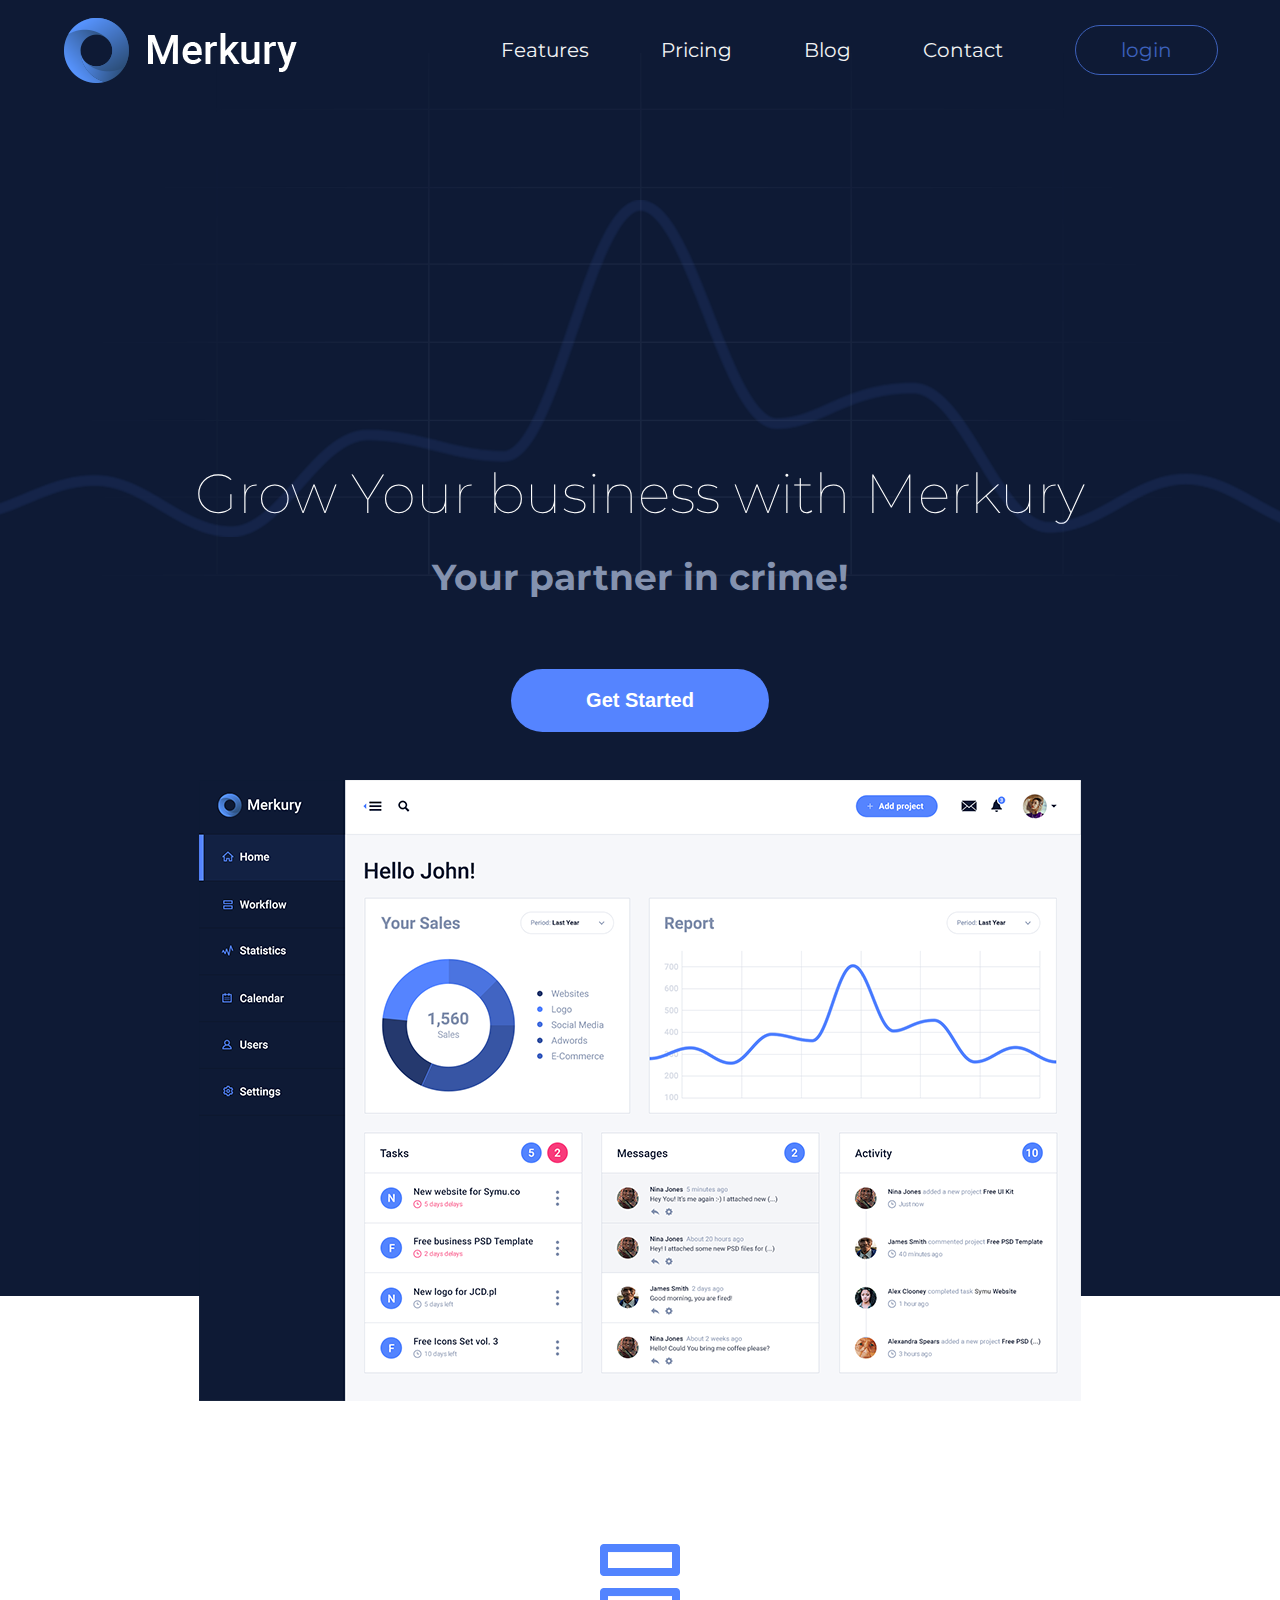
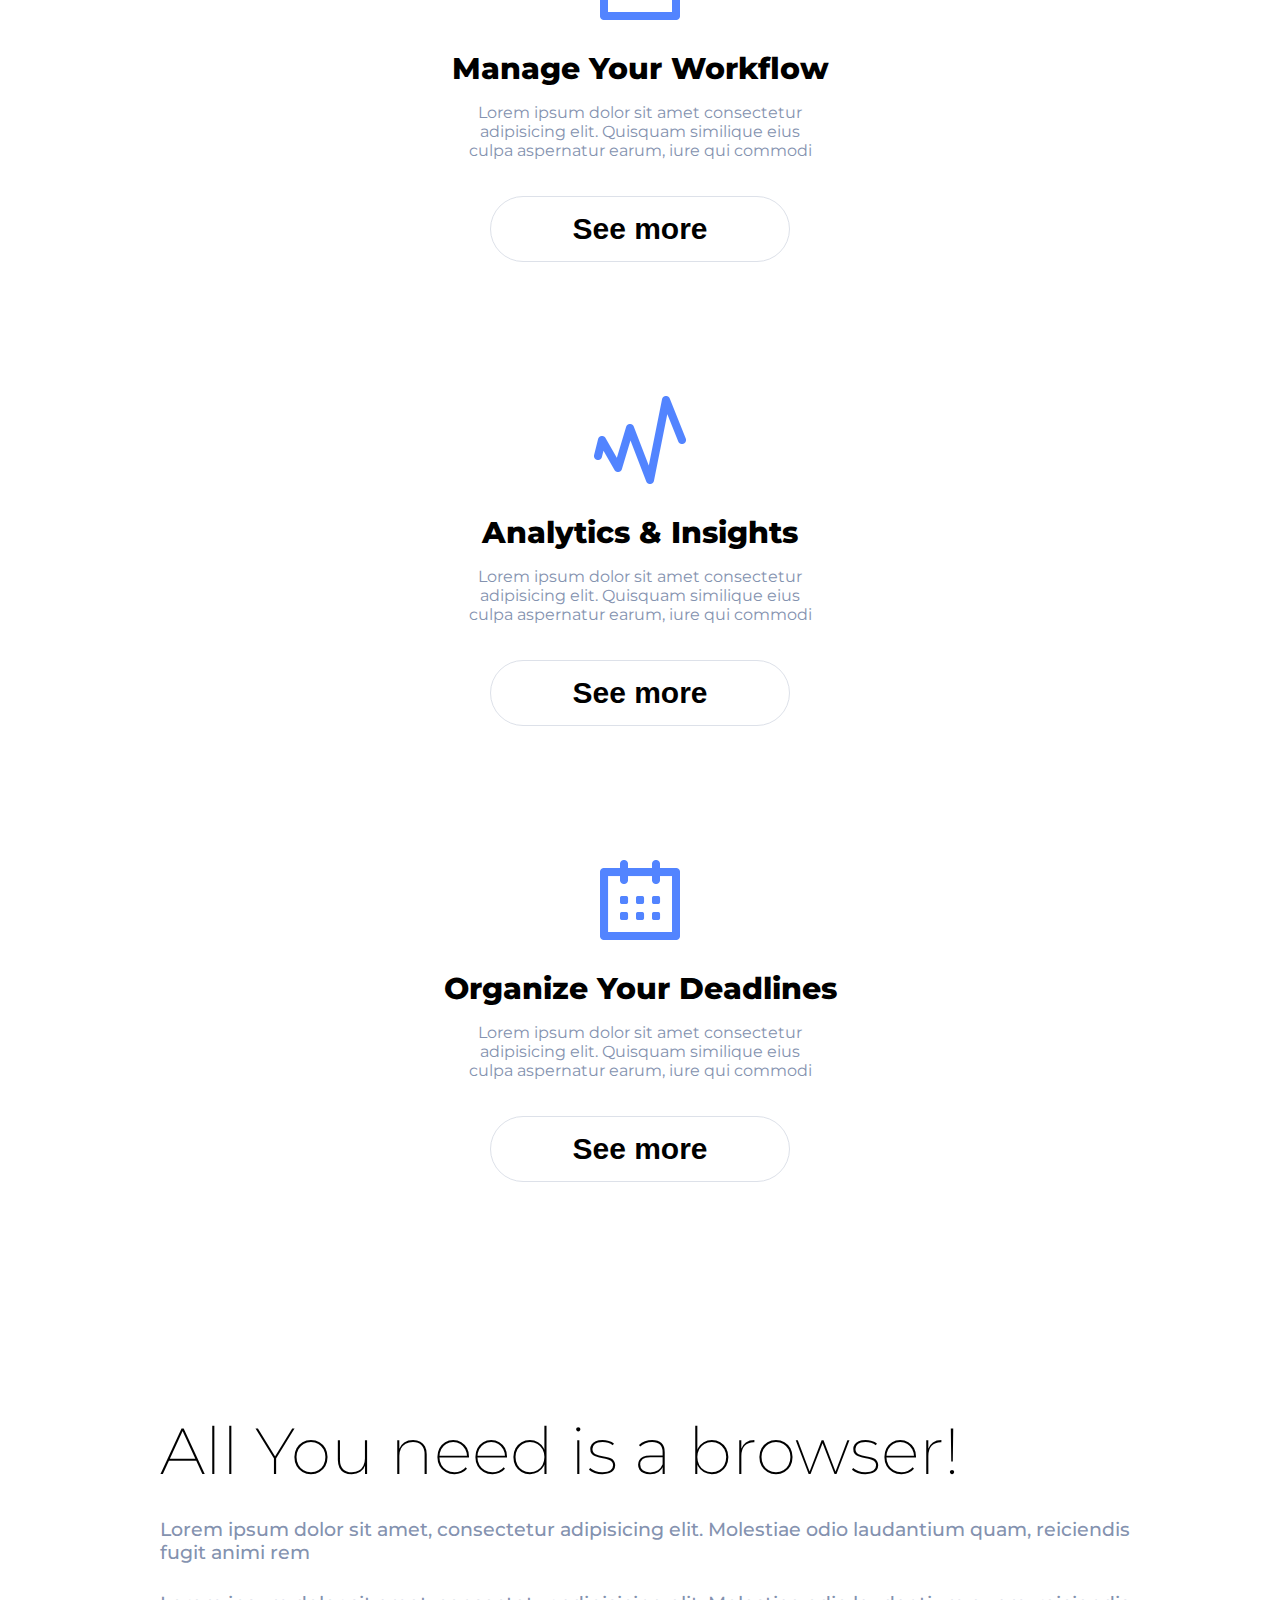
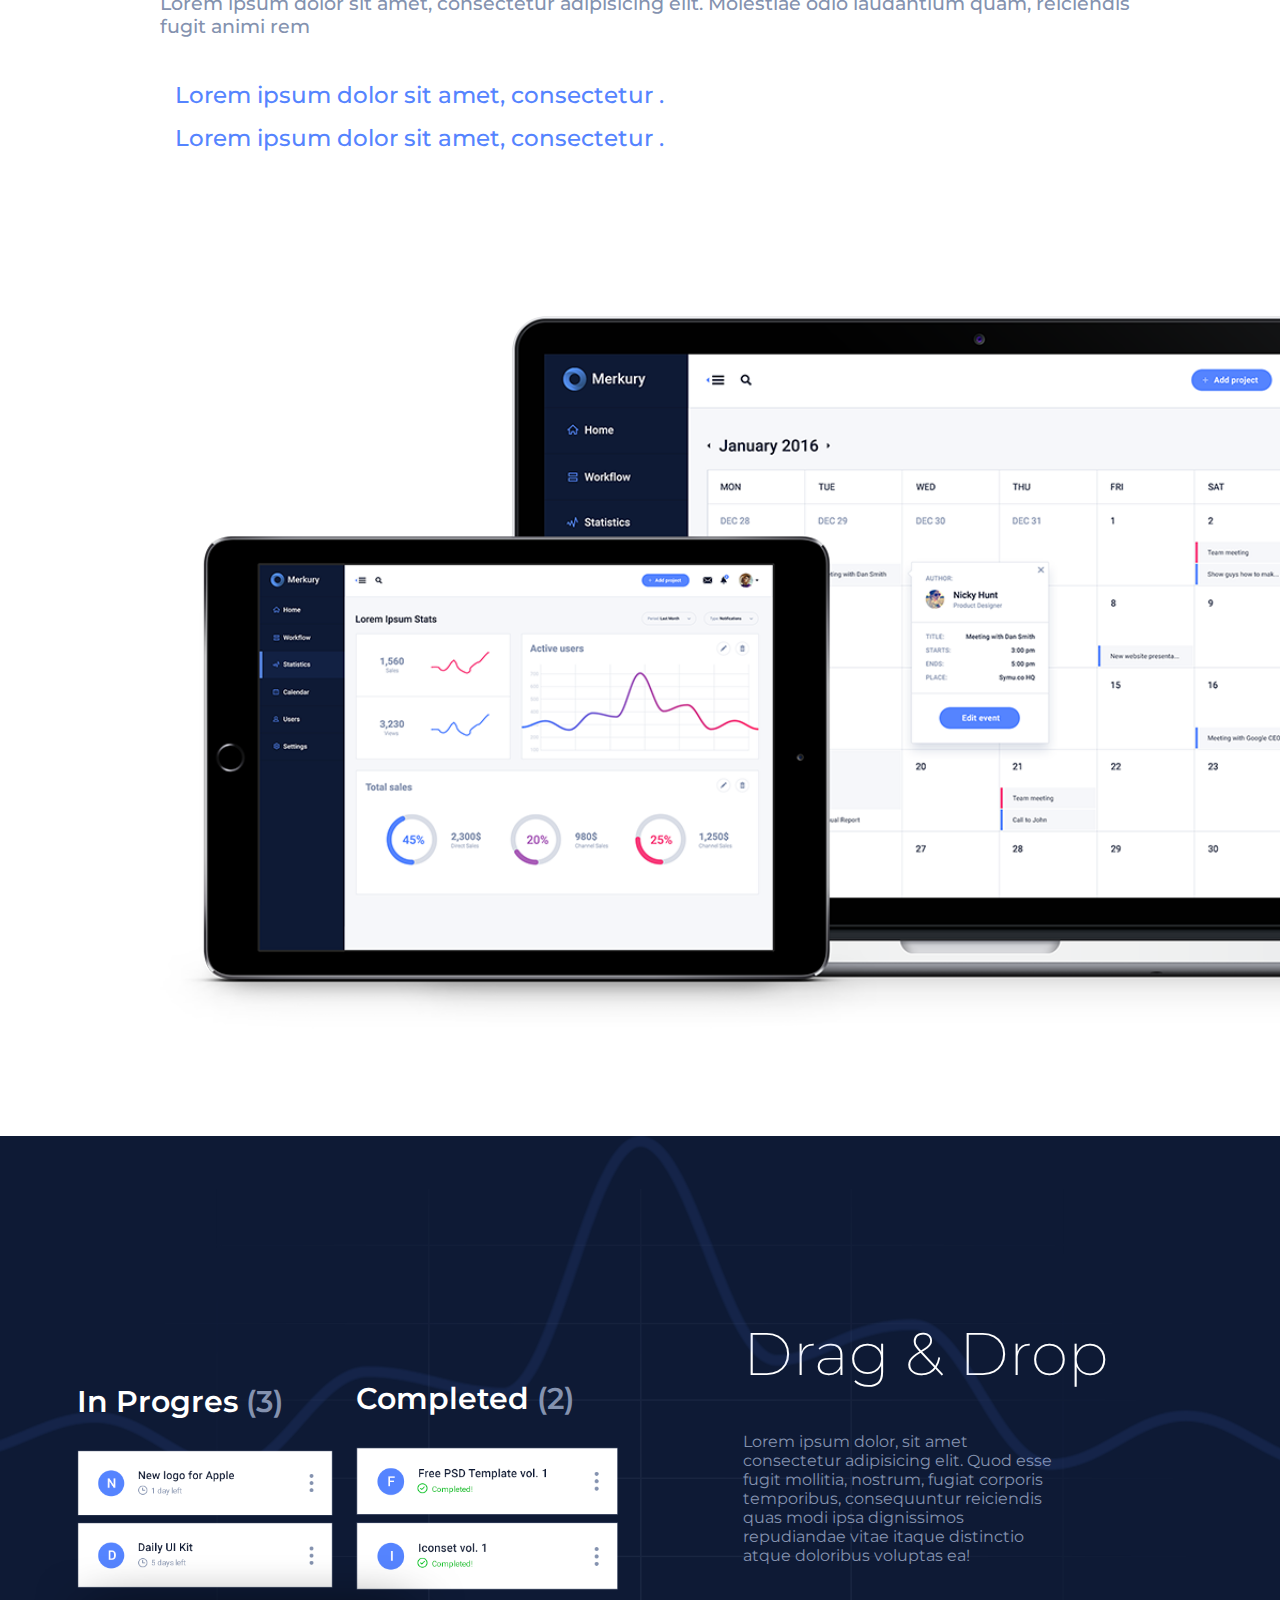
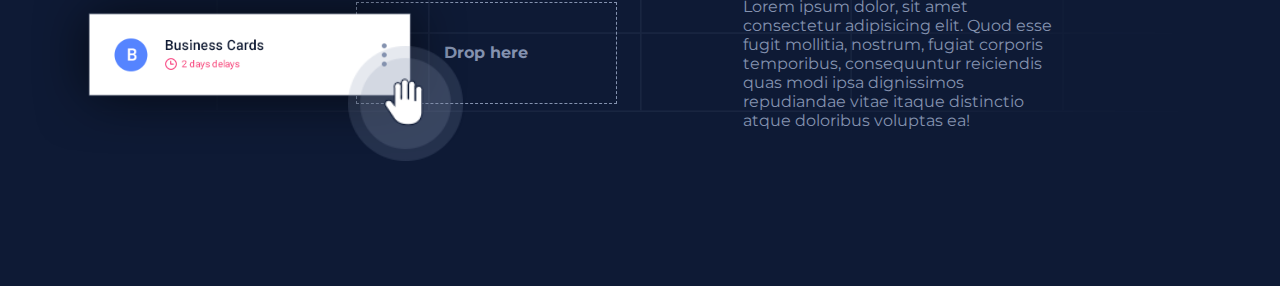
<file: index.html>
<!DOCTYPE html>
<html lang="en">
<head>
    <meta charset="UTF-8">
    <media name="viewport" content="width-device-width" />
    <link rel="preconnect" href="https://fonts.gstatic.com">
    <link rel="stylesheet" href="https://use.fontawesome.com/releases/v5.15.2/css/all.css" integrity="sha384-vSIIfh2YWi9wW0r9iZe7RJPrKwp6bG+s9QZMoITbCckVJqGCCRhc+ccxNcdpHuYu" crossorigin="anonymous">
    <link href="https://fonts.googleapis.com/css2?family=Montserrat:wght@100;200;300;400;500;600;700;800&display=swap" rel="stylesheet">
    <link rel="stylesheet" href="sass/style.css">
    <title>Document</title>
</head>
<body>
    <header>
         <nav id="nav">
            <img src="img/logo.png" alt="">
            <ul>
                <li><a href="">Features</a></li>
                <li><a href="">Pricing</a></li>
                <li><a href="">Blog</a></li>
                <li><a href="">Contact</a></li>
                <li><a href="" class="button-login">login</a></li>
            </ul>
            <div class="menu-burger">
                <div></div>
                <div></div>
                <div></div>
            </div>
        </nav>
        <div class="images-background">
            <img src="img/image-background-header.png" alt="">
            <img src="img/Image-grid-bacground-header.png" alt="">
        </div>
       <div class="text-header">
            <p>Grow Your business with Merkury</p>
            <span>Your partner in crime!</span>
            <button>Get Started</button>
        </div>
        <div class="image-header">
            <img src="img/image-header.png" alt="">
        </div>
    </header>
    <section class="features">
        <div class="points-features">
            <div class="point-break">
                <img src="img/Icon-manage.png" alt="">
                <p class="title-feature">Manage Your Workflow</p>
                <p>Lorem ipsum dolor sit amet consectetur adipisicing elit. Quisquam similique eius culpa aspernatur earum, iure qui commodi</p>
                <button>See more</button>
            </div>
            <div class="point-break">
                <img src="img/icon-analytics.png" alt="">
                <p class="title-feature">Analytics & Insights</p>
                <p>Lorem ipsum dolor sit amet consectetur adipisicing elit. Quisquam similique eius culpa aspernatur earum, iure qui commodi</p>
                <button>See more</button>
            </div>
            <div class="point-break">
                <img src="img/icon-organize.png" alt="">
                <p class="title-feature">Organize Your Deadlines</p>
                <p>Lorem ipsum dolor sit amet consectetur adipisicing elit. Quisquam similique eius culpa aspernatur earum, iure qui commodi</p>
                <button>See more</button>
            </div>
        </div>
        <div class="infos-features">
            <div class="text-infos-features">
                <p class="title-info">All You need is a browser!</p>
                <p>Lorem ipsum dolor sit amet, consectetur adipisicing elit. Molestiae odio laudantium quam, reiciendis fugit animi rem</p>
                <p>Lorem ipsum dolor sit amet, consectetur adipisicing elit. Molestiae odio laudantium quam, reiciendis fugit animi rem</p>
                <p class="check-info"><i class="far fa-check-circle fa-2x"></i>Lorem ipsum dolor sit amet, consectetur .</p>
                <p class="check-info"><i class="far fa-check-circle fa-2x"></i>Lorem ipsum dolor sit amet, consectetur .</p>
            </div>
            <div class="image-infos-features">
                <img src="img/image-features.png" alt="">
            </div>
        </div>
    </section>
    <section class="drag-drop">
        <div class="backgroung-image">
            <img src="img/image-background-header.png" alt="">
            <img src="img/Image-grid-bacground-header.png" alt="">
        </div>
        <div class="images">
       <div class="col-1">
           <p>In Progres <span>(3)</span></p>
            <div class="img1">
                <img src="img/Image-InProgress.png" alt="">
            </div>
            <div class="img2">
                <img src="img/Image-Task.png" alt="">
                <img src="img/image-Hand.png" alt="" class="img-hand">
            </div>
       </div>
       <div class="col-2">
            <p>Completed <span>(2)</span></p>
            <img src="img/image-completed.png" alt="">
            <div class="drop-here">Drop here</div>
        </div>
        </div>
        <div class="text">
            <h3>Drag & Drop</h3>
            <p>Lorem ipsum dolor, sit amet consectetur adipisicing elit. Quod esse fugit mollitia, nostrum, fugiat corporis temporibus, consequuntur reiciendis quas modi ipsa dignissimos repudiandae vitae itaque distinctio atque doloribus voluptas ea!</p>
            <p>Lorem ipsum dolor, sit amet consectetur adipisicing elit. Quod esse fugit mollitia, nostrum, fugiat corporis temporibus, consequuntur reiciendis quas modi ipsa dignissimos repudiandae vitae itaque distinctio atque doloribus voluptas ea!</p>
            <div class="btn">
                <i class="fas fa-chevron-circle-left fa-2x"></i> <i class="fas fa-chevron-circle-right fa-2x"></i>
            </div>
        </div>
    </section>
</body>
</html>
</file>
<file: sass/style.css>
body {
  margin: 0;
  font-family: "Montserrat", sans-serif;
  margin: auto;
}
body header {
  display: grid;
  grid-template-columns: 1fr 1fr 1fr;
  grid-template-rows: 1fr 1fr 2fr 2fr;
  height: 1296px;
  width: 100%;
  background-color: #0e1a35;
  overflow: hidden;
}
body header #nav {
  grid-column: 1/span 3;
  grid-row: 1/span 1;
  display: flex;
  height: 100px;
  justify-content: space-between;
  align-items: center;
  padding-right: 2%;
  padding-left: 5%;
}
body header #nav ul {
  display: flex;
  padding-left: 0;
}
body header #nav ul li {
  list-style: none;
}
body header #nav ul li a {
  font-size: 24px;
  color: #f1f2f3;
  text-decoration: none;
  margin: 45px;
}
body header #nav ul .button-login {
  color: #3d61bc;
  border: 1px #3d61bc solid;
  border-radius: 50px;
  padding: 12px 45px;
}
body header #nav .menu-burger {
  display: none;
  height: 45px;
  width: 45px;
  flex-direction: column;
  justify-content: space-between;
}
body header #nav .menu-burger div {
  width: 100%;
  height: 5px;
  background-color: #FFF;
}
body header .images-background {
  grid-column: 1/span 3;
  grid-row: 1/span 5;
  position: relative;
}
body header .images-background img {
  width: 100%;
  position: absolute;
}
body header .images-background img:first-child {
  top: 200px;
}
body header .images-background img:last-child {
  top: 0;
}
body header .text-header {
  grid-column: 1/span 3;
  grid-row: 3/span 2;
  display: flex;
  flex-direction: column;
  justify-content: flex-start;
  align-items: center;
}
body header .text-header p {
  font-size: 55px;
  color: #FFF;
  font-weight: 100;
  margin: 28px;
}
body header .text-header span {
  color: #8492af;
  font-size: 48px;
  font-weight: 700;
  font-size: 36px;
}
body header .text-header button {
  color: #FFF;
  background-color: #5584ff;
  padding: 20px 71px;
  border-radius: 50px;
  font-size: 20px;
  font-weight: 600;
  margin-top: 70px;
  border: none;
}
body header .image-header {
  display: flex;
  justify-content: center;
  width: 100%;
  position: absolute;
  top: 780px;
}
body .features {
  width: 100%;
  display: grid;
  grid-template-columns: 0.5fr 1fr 1fr 1fr 0.5fr;
  grid-template-rows: 1fr 2fr;
  margin-top: 15%;
}
body .features .points-features {
  display: flex;
  grid-column: 1/span 5;
  grid-row: 1/span 1;
  justify-content: space-around;
}
body .features .points-features .point-break {
  display: flex;
  flex-direction: column;
  justify-content: center;
  align-items: center;
  padding: 0 41px;
}
body .features .points-features .point-break p {
  text-align: center;
  color: #8492af;
  width: 365px;
}
body .features .points-features .point-break .title-feature {
  font-weight: 800;
  font-size: 30px;
  margin-bottom: 0;
  color: #000;
  width: 100%;
}
body .features .points-features .point-break button {
  color: #000;
  background-color: #FFF;
  padding: 15px 81px;
  border-radius: 50px;
  font-size: 30px;
  font-weight: 600;
  margin-top: 20px;
  border: none;
  border: solid 1px #dde1e9;
}
body .features .infos-features {
  grid-column: 2/span 5;
  grid-row: 2/span 2;
  display: flex;
  margin-top: 10%;
}
body .features .infos-features .text-infos-features {
  width: 40%;
  display: flex;
  flex-direction: column;
  justify-content: center;
}
body .features .infos-features .text-infos-features .title-info {
  font-size: 65px;
  font-weight: 200;
  width: 100%;
  color: #000;
}
body .features .infos-features .text-infos-features p {
  font-size: 19px;
  margin-bottom: 28px;
  width: 91%;
  font-weight: 500;
  color: #8492af;
  margin-top: 0px;
}
body .features .infos-features .text-infos-features .check-info {
  color: #5584ff;
  font-size: 23px;
  margin-bottom: 0;
  display: flex;
  align-items: center;
  margin-top: 15px;
}
body .features .infos-features .text-infos-features .check-info i {
  color: #5584ff;
  margin-right: 15px;
}
body .features .infos-features .image-infos-features {
  width: 60%;
  position: relative;
  height: 800px;
  display: flex;
  justify-content: center;
  align-items: center;
}
body .features .infos-features .image-infos-features img {
  width: 100%;
  height: auto;
  position: absolute;
}
body .drag-drop {
  display: flex;
  height: 750px;
  width: 100%;
  position: relative;
  background-color: #0e1a35;
  overflow: hidden;
  margin-top: 5%;
}
body .drag-drop .backgroung-image img {
  position: absolute;
  width: 100%;
}
body .drag-drop .images {
  height: 750px;
  width: 50%;
  display: flex;
  justify-content: flex-end;
}
body .drag-drop .images .col-1 {
  z-index: 510;
  display: flex;
  flex-direction: column;
  justify-content: center;
  padding-top: 108px;
  padding-left: 84px;
}
body .drag-drop .images .col-1 p {
  font-size: 30px;
  color: #FFF;
  font-weight: 600;
}
body .drag-drop .images .col-1 p span {
  color: #8492af;
}
body .drag-drop .images .col-1 .img1 {
  width: 80%;
}
body .drag-drop .images .col-1 .img1 img {
  width: 100%;
}
body .drag-drop .images .col-1 .img2 {
  width: 536px;
  height: 246px;
  position: relative;
  margin-left: -46px;
  margin-top: -37px;
}
body .drag-drop .images .col-1 .img2 img {
  width: auto;
  height: 100%;
}
body .drag-drop .images .col-1 .img2 .img-hand {
  position: absolute;
  bottom: 0;
  right: 0;
  height: 145px;
}
body .drag-drop .images .col-2 {
  z-index: 500;
  display: flex;
  flex-direction: column;
  justify-content: center;
  margin-left: -51px;
  padding-top: 10px;
  padding-right: 22px;
}
body .drag-drop .images .col-2 p {
  font-size: 30px;
  color: #FFF;
  font-weight: 600;
}
body .drag-drop .images .col-2 p span {
  color: #8492af;
}
body .drag-drop .images .col-2 .drop-here {
  height: 100px;
  width: 99%;
  border-color: #8492af;
  border-style: dashed;
  display: flex;
  justify-content: center;
  align-items: center;
  margin-top: 12px;
  color: #8492af;
  font-weight: 700;
  border-width: 1.5px;
}
body .drag-drop .text {
  height: 750px;
  width: 50%;
  display: flex;
  flex-direction: column;
  justify-content: center;
  padding-left: 103px;
}
body .drag-drop .text h3 {
  font-size: 60px;
  font-weight: 200;
  color: #FFF;
  margin-bottom: 26px;
}
body .drag-drop .text p {
  width: 60%;
  color: #8492af;
}
body .drag-drop .text .btn i {
  color: #8492af;
  margin: 10px 5px;
}

@media screen and (max-width: 1350px) {
  body header #nav ul li a {
    font-size: 20px;
    margin: 36px;
  }
  body header .text-header button {
    padding: 20px 75px;
  }
}
@media screen and (max-width: 1180px) {
  body header #nav img {
    width: 205px;
    height: auto;
  }
  body header #nav ul li a {
    font-size: 17px;
    margin: 25px;
  }
}
@media screen and (max-width: 1060px) {
  body header {
    height: 825px;
  }
  body header #nav img {
    width: 189px;
    height: auto;
  }
  body header .text-header p {
    font-size: 48px;
  }
  body header .image-header {
    top: 635px;
  }
  body header .image-header img {
    width: 90%;
  }
}
@media screen and (max-width: 970px) {
  body header #nav {
    padding-right: 5%;
  }
  body header #nav ul li {
    display: none;
  }
  body header #nav .menu-burger {
    display: flex;
  }
  body header .text-header p {
    font-size: 40px;
    font-weight: 500;
  }
  body header .text-header button {
    padding: 15px 38px;
  }
}
@media screen and (max-width: 740px) {
  body header {
    height: 675px;
  }
  body header #nav ul {
    margin-top: 32px;
  }
  body header .text-header {
    grid-row: 2/span 2;
    margin-top: 57px;
  }
  body header .text-header p {
    font-size: 34px;
  }
  body header .text-header button {
    margin-top: 49px;
  }
  body header .image-header {
    top: 509px;
  }
}
@media screen and (max-width: 645px) {
  body header .text-header p {
    font-size: 24px;
  }
}
@media screen and (max-width: 540px) {
  body header .text-header {
    margin-top: 7px;
  }
  body header .text-header p {
    font-size: 40px;
    width: 314px;
  }
  body header .text-header span {
    font-size: 27px;
  }
}
@media screen and (max-width: 1875px) {
  body .features .infos-features {
    flex-direction: column;
  }
  body .features .infos-features .text-infos-features {
    width: 100%;
  }
  body .features .infos-features .image-infos-features {
    width: 100%;
    margin-top: 120px;
  }
}
@media screen and (max-width: 1360px) {
  body .features {
    margin-top: 18%;
    grid-template-rows: 1fr 1fr;
  }
  body .features .points-features {
    flex-direction: column;
  }
  body .features .points-features .point-break {
    margin-bottom: 100px;
  }
}
@media screen and (max-width: 1024px) {
  body .features {
    margin-top: 54%;
  }
}
@media screen and (max-width: 769px) {
  body .features .infos-features .text-infos-features p {
    width: 80%;
    margin-bottom: 40px;
  }
  body .features .infos-features .text-infos-features .title-info {
    font-size: 45px;
    font-size: 46px;
  }
  body .features .infos-features .text-infos-features .check-info {
    font-size: 22px;
  }
}
@media screen and (max-width: 769px) {
  body .features .infos-features {
    margin-top: 0;
  }
  body .features .infos-features .text-infos-features .title-info {
    font-size: 38px;
  }
}
@media screen and (max-width: 415px) {
  body .features .points-features .point-break button {
    font-size: 25px;
  }
  body .features .infos-features .text-infos-features p {
    font-size: 16px;
  }
  body .features .infos-features .text-infos-features .check-info {
    font-size: 19px;
  }
}
@media screen and (max-width: 1775px) {
  body .drag-drop .images .col-1 {
    width: 50%;
    padding-left: 21px;
    padding-right: 10px;
  }
  body .drag-drop .images .col-1 .img2 {
    width: 460px;
    height: 223px;
  }
  body .drag-drop .images .col-1 .img2 img {
    height: 95%;
  }
  body .drag-drop .images .col-1 .img2 .img-hand {
    height: 115px;
    bottom: 17px;
  }
  body .drag-drop .images .col-2 {
    width: 41%;
    padding-top: 31px;
  }
}
@media screen and (max-width: 1635px) {
  body .drag-drop .images .col-1 .img2 {
    width: 432px;
  }
  body .drag-drop .images .col-1 .img2 img {
    height: 92%;
  }
}
@media screen and (max-width: 1575px) {
  body .drag-drop .images .col-1 .img2 img {
    height: 89%;
  }
}
@media screen and (max-width: 1090px) {
  body .drag-drop {
    flex-direction: column-reverse;
    height: auto;
  }
  body .drag-drop .images {
    width: 100%;
    height: 50%;
    justify-content: center;
  }
  body .drag-drop .images .col-1 .img2 {
    height: 283px;
    width: 539px;
  }
  body .drag-drop .images .col-1 .img2 .img-hand {
    bottom: 50px;
  }
  body .drag-drop .images .col-2 {
    padding-top: 13px;
    padding-bottom: 45px;
  }
  body .drag-drop .text {
    width: 100%;
    height: 50%;
  }
}

/*# sourceMappingURL=style.css.map */
</file>
